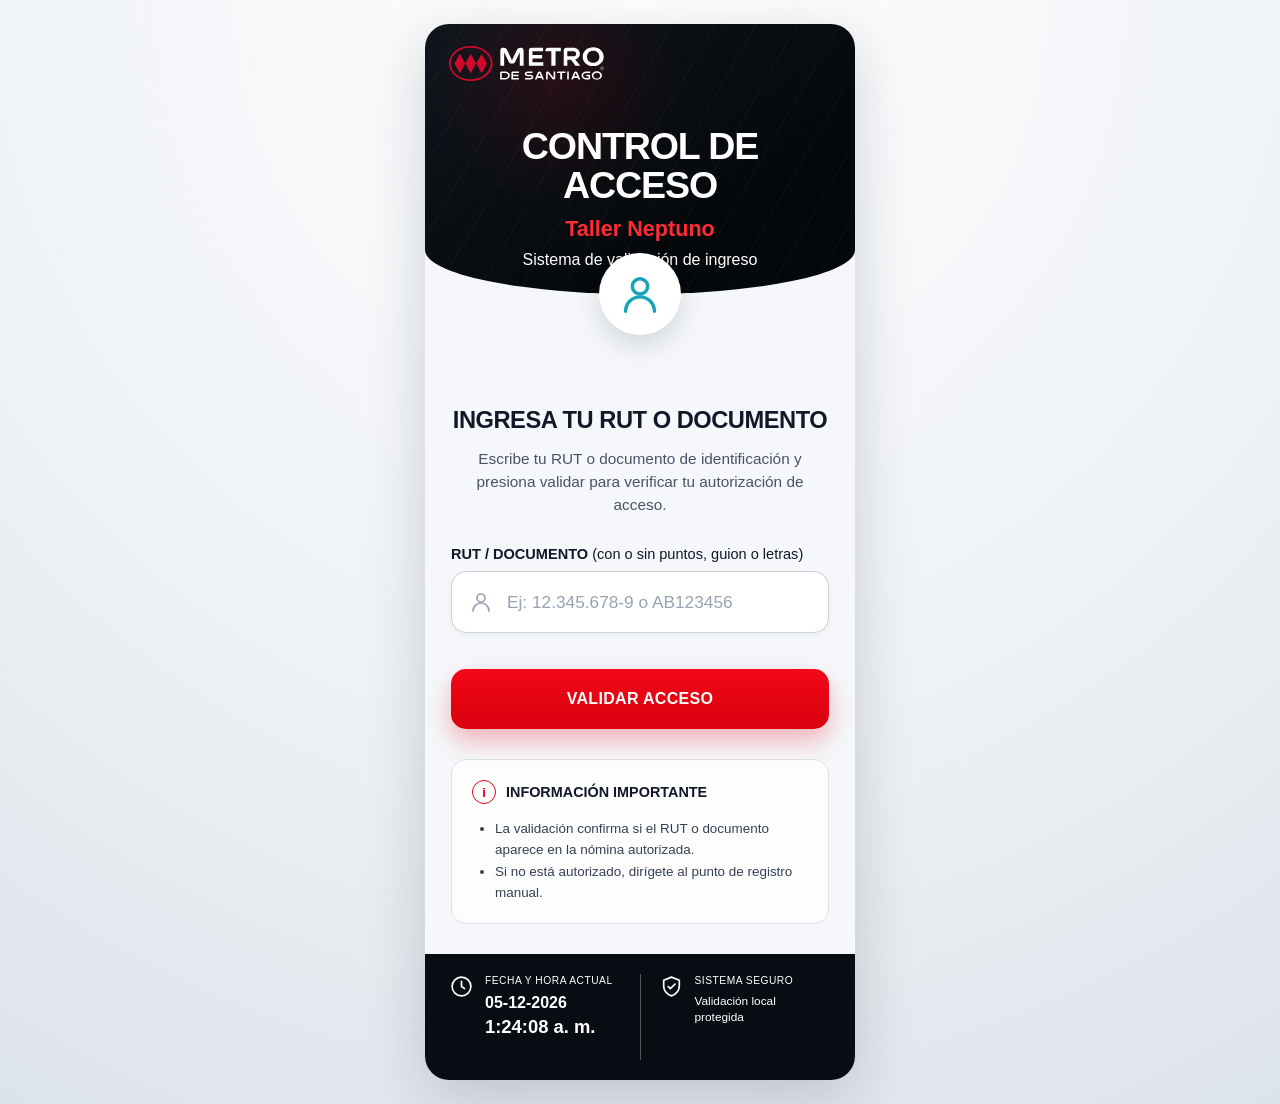
<file: index.html>
<!doctype html>
<html lang="es">
<head>
  <meta charset="utf-8">
  <meta name="viewport" content="width=device-width, initial-scale=1, viewport-fit=cover">
  <meta name="theme-color" content="#080d13">
  <meta name="robots" content="noindex,nofollow">
  <title>Control de Acceso | Taller Neptuno</title>
  <link rel="stylesheet" href="css/style.css">
</head>
<body>
  <main class="app-shell">

    <section id="consulta" class="screen">
      <header class="hero">
        <img src="assets/metro-logo.svg" alt="Metro de Santiago" class="metro-logo">

        <div class="hero-copy">
          <h1>CONTROL DE ACCESO</h1>
          <p class="site-name">Taller Neptuno</p>
          <p class="site-caption">Sistema de validación de ingreso</p>
        </div>
      </header>

      <section class="content">
        <div class="avatar" aria-hidden="true">
          <svg viewBox="0 0 24 24">
            <circle cx="12" cy="8" r="4"></circle>
            <path d="M4.5 21a7.5 7.5 0 0 1 15 0"></path>
          </svg>
        </div>

        <h2>INGRESA TU RUT O DOCUMENTO</h2>
        <p class="instructions">
          Escribe tu RUT o documento de identificación y presiona validar para verificar tu autorización de acceso.
        </p>

        <form id="form-rut" novalidate>
          <label for="rut">RUT / DOCUMENTO <span>(con o sin puntos, guion o letras)</span></label>

          <div class="input-wrap">
            <svg viewBox="0 0 24 24" aria-hidden="true">
              <circle cx="12" cy="8" r="4"></circle>
              <path d="M4 21a8 8 0 0 1 16 0"></path>
            </svg>

            <input
              id="rut"
              name="rut"
              type="text"
              inputmode="text"
              autocomplete="off"
              autocapitalize="characters"
              spellcheck="false"
              placeholder="Ej: 12.345.678-9 o AB123456"
              maxlength="20"
              required
            >
          </div>

          <p id="error" class="error" role="alert" aria-live="polite"></p>

          <button id="validar" type="submit">
            VALIDAR ACCESO
          </button>
        </form>

        <aside class="info-card">
          <div class="info-title">
            <span aria-hidden="true">i</span>
            <strong>INFORMACIÓN IMPORTANTE</strong>
          </div>
          <ul>
            <li>La validación confirma si el RUT o documento aparece en la nómina autorizada.</li>
            <li>Si no está autorizado, dirígete al punto de registro manual.</li>
          </ul>
        </aside>
      </section>

      <footer class="footer-bar">
        <div class="footer-item">
          <svg viewBox="0 0 24 24" aria-hidden="true">
            <circle cx="12" cy="12" r="9"></circle>
            <path d="M12 7v5l3 2"></path>
          </svg>
          <div>
            <p>FECHA Y HORA ACTUAL</p>
            <strong id="footer-date"></strong>
            <time id="footer-time"></time>
          </div>
        </div>

        <div class="footer-divider"></div>

        <div class="footer-item">
          <svg viewBox="0 0 24 24" aria-hidden="true">
            <path d="M12 3 4.5 6v5.5c0 4.5 3 7.8 7.5 9.5 4.5-1.7 7.5-5 7.5-9.5V6L12 3Z"></path>
            <path d="m8.8 12 2.1 2.1 4.5-4.5"></path>
          </svg>
          <div>
            <p>SISTEMA SEGURO</p>
            <span class="footer-copy">Validación local protegida</span>
          </div>
        </div>
      </footer>
    </section>

    <section id="resultado" class="result-screen hidden" aria-live="assertive">
      <header class="result-header">
        <img src="assets/metro-logo.svg" alt="Metro de Santiago" class="result-logo">
        <span>TALLER NEPTUNO</span>
      </header>

      <div class="result-body">
        <div id="estado-icono" class="status-icon"></div>
        <h2 id="estado-titulo"></h2>
        <p id="estado-detalle"></p>

        <div id="comprobante" class="proof hidden">
          <span>CÓDIGO DE VALIDACIÓN</span>
          <strong id="codigo"></strong>
          <time id="hora"></time>
          <small>Cambia automáticamente cada 30 segundos.</small>
        </div>

        <div class="identity-check">
          <strong>VERIFICACIÓN DE IDENTIDAD</strong>

          <div id="datos-persona" class="hidden" style="margin: 14px 0;">
            <p id="persona-nombre" style="font-size: 1.15rem; font-weight: 700; margin: 0 0 4px;"></p>
            <p id="persona-empresa" style="font-size: 1rem; margin: 0;"></p>
          </div>

          <p>El personal de seguridad debe comparar el RUT o documento con la identificación presentada.</p>
          <p id="rut-masked" class="masked"></p>
        </div>

        <button id="otra-consulta" type="button" class="secondary">
          NUEVA CONSULTA
        </button>
      </div>

      <footer class="result-footer">
        <svg viewBox="0 0 24 24" aria-hidden="true">
          <circle cx="12" cy="12" r="9"></circle>
          <path d="M12 7v5l3 2"></path>
        </svg>
        <div>
          <small>FECHA Y HORA ACTUAL</small>
          <strong id="result-clock"></strong>
        </div>
      </footer>
    </section>

  </main>

  <script src="js/app.js" defer></script>
</body>
</html>
</file>
<file: css/style.css>
:root {
  font-family: Inter, "Segoe UI", Arial, sans-serif;
  color: #111827;
  background: #e9edf2;
  --metro: #e30613;
  --metro-dark: #c7000b;
  --navy: #080d13;
  --green: #11893d;
  --red: #c81920;
  --muted: #667085;
  --surface: #f5f7fa;
}

* { box-sizing: border-box; }

html { min-height: 100%; }

body {
  min-height: 100vh;
  margin: 0;
  background: radial-gradient(circle at top, #fff 0, #edf1f5 60%, #dde3ea 100%);
}

button, input { font: inherit; }

.app-shell {
  width: min(100%, 430px);
  min-height: 100vh;
  margin: 0 auto;
  overflow: hidden;
  background: var(--surface);
  box-shadow: 0 16px 60px rgba(16,24,40,.18);
}

.screen {
  min-height: 100vh;
  display: flex;
  flex-direction: column;
}

.hero {
  position: relative;
  height: 270px;
  overflow: hidden;
  color: #fff;
  background:
    repeating-linear-gradient(120deg, transparent 0 34px, rgba(255,255,255,.025) 35px 36px),
    radial-gradient(circle at 30% 20%, rgba(227,6,19,.12), transparent 34%),
    linear-gradient(145deg, #10161d, #05080b 70%);
  border-bottom-left-radius: 50% 44px;
  border-bottom-right-radius: 50% 44px;
}

.metro-logo {
  position: absolute;
  top: 22px;
  left: 24px;
  width: 155px;
  height: auto;
}

.hero-copy {
  position: absolute;
  left: 24px;
  right: 24px;
  top: 103px;
  text-align: center;
}

.hero h1 {
  margin: 0;
  font-size: clamp(1.85rem, 8vw, 2.35rem);
  line-height: 1.04;
  letter-spacing: -.03em;
}

.site-name {
  margin: 11px 0 0;
  color: #ff2b35;
  font-size: 1.35rem;
  font-weight: 800;
}

.site-caption {
  margin: 9px 0 0;
  font-size: 1rem;
}

.content {
  flex: 1;
  padding: 0 26px 30px;
}

.avatar {
  position: relative;
  z-index: 5;
  width: 82px;
  height: 82px;
  margin: -41px auto 72px;
  display: grid;
  place-items: center;
  border-radius: 50%;
  background: #fff;
  box-shadow: 0 10px 28px rgba(16,24,40,.15);
}

.avatar svg {
  width: 46px;
  height: 46px;
  fill: none;
  stroke: #18a3b8;
  stroke-width: 1.8;
  stroke-linecap: round;
  stroke-linejoin: round;
}

.content h2 {
  margin: 0;
  text-align: center;
  font-size: 1.48rem;
  letter-spacing: -.02em;
}

.instructions {
  max-width: 330px;
  margin: 13px auto 30px;
  color: #475467;
  font-size: .96rem;
  line-height: 1.5;
  text-align: center;
}

label {
  display: block;
  margin-bottom: 9px;
  font-size: .91rem;
  font-weight: 800;
}

label span { font-weight: 500; }

.input-wrap {
  height: 62px;
  display: flex;
  align-items: center;
  gap: 12px;
  padding: 0 17px;
  border: 1px solid #cbd2dc;
  border-radius: 15px;
  background: #fff;
  box-shadow: 0 3px 10px rgba(16,24,40,.04);
}

.input-wrap:focus-within {
  border-color: var(--metro);
  box-shadow: 0 0 0 4px rgba(227,6,19,.12);
}

.input-wrap svg {
  width: 24px;
  height: 24px;
  flex: 0 0 auto;
  fill: none;
  stroke: #98a2b3;
  stroke-width: 1.7;
  stroke-linecap: round;
}

input {
  width: 100%;
  border: 0;
  outline: 0;
  color: #101828;
  background: transparent;
  font-size: 1.08rem;
  font-weight: 650;
}

input::placeholder {
  color: #98a2b3;
  font-weight: 500;
}

.error {
  min-height: 22px;
  margin: 7px 2px;
  color: #b42318;
  font-size: .84rem;
  font-weight: 700;
}

#validar,
.secondary {
  width: 100%;
  min-height: 60px;
  border: 0;
  border-radius: 15px;
  padding: 13px 18px;
  cursor: pointer;
  font-weight: 900;
  letter-spacing: .02em;
}

#validar {
  color: #fff;
  background: linear-gradient(180deg, #f20818, #d9000d);
  box-shadow: 0 12px 25px rgba(227,6,19,.28);
}

#validar:active { transform: translateY(1px); }

#validar:disabled {
  opacity: .67;
  cursor: wait;
}

.info-card {
  margin-top: 30px;
  padding: 20px;
  border: 1px solid #dce2e9;
  border-radius: 15px;
  background: rgba(255,255,255,.78);
}

.info-title {
  display: flex;
  align-items: center;
  gap: 10px;
  font-size: .9rem;
}

.info-title span {
  width: 24px;
  height: 24px;
  display: grid;
  place-items: center;
  border: 1.5px solid var(--metro);
  border-radius: 50%;
  color: var(--metro);
  font-size: .82rem;
  font-weight: 800;
}

.info-card ul {
  margin: 14px 0 0;
  padding-left: 23px;
  color: #344054;
  font-size: .84rem;
  line-height: 1.58;
}

.footer-bar {
  min-height: 126px;
  padding: 20px 24px max(20px, env(safe-area-inset-bottom));
  display: grid;
  grid-template-columns: 1fr 1px 1fr;
  gap: 18px;
  color: #fff;
  background: var(--navy);
}

.footer-item {
  display: flex;
  align-items: flex-start;
  gap: 11px;
}

.footer-item svg {
  width: 25px;
  height: 25px;
  flex: 0 0 auto;
  fill: none;
  stroke: #fff;
  stroke-width: 1.6;
  stroke-linecap: round;
  stroke-linejoin: round;
}

.footer-bar p {
  margin: 1px 0 8px;
  font-size: .64rem;
  letter-spacing: .05em;
}

.footer-bar strong,
.footer-bar time {
  display: block;
}

.footer-bar time {
  margin-top: 4px;
  font-size: 1.15rem;
  font-weight: 800;
}

.footer-divider { background: rgba(255,255,255,.3); }

.footer-copy {
  display: block;
  max-width: 105px;
  font-size: .74rem;
  line-height: 1.35;
}

.result-screen {
  min-height: 100vh;
  display: flex;
  flex-direction: column;
  background: #fff;
}

.result-header {
  min-height: 78px;
  padding: 15px 20px;
  display: flex;
  align-items: center;
  justify-content: space-between;
  color: #fff;
  background: var(--navy);
}

.result-header span {
  padding: 8px 12px;
  border-radius: 9px;
  background: var(--metro);
  font-size: .72rem;
  font-weight: 850;
}

.result-logo {
  width: 140px;
  height: auto;
}

.result-body {
  flex: 1;
  padding: 42px 26px 30px;
  text-align: center;
}

.result-screen.authorized .result-body {
  background: linear-gradient(180deg, #ebfff2 0, #fff 42%);
}

.result-screen.denied .result-body {
  background: linear-gradient(180deg, #fff0f0 0, #fff 42%);
}

.status-icon {
  width: 94px;
  height: 94px;
  margin: 0 auto 20px;
  display: grid;
  place-items: center;
  border-radius: 50%;
  color: #fff;
  font-size: 4rem;
  font-weight: 900;
  animation: pop .28s ease-out;
}

.authorized .status-icon { background: var(--green); }
.denied .status-icon { background: var(--red); }

.result-body h2 {
  margin: 0;
  font-size: 2rem;
  line-height: 1.05;
}

.authorized .result-body h2 { color: #087333; }
.denied .result-body h2 { color: #b6171d; }

.result-body > p {
  max-width: 320px;
  margin: 12px auto 23px;
  color: #475467;
  line-height: 1.45;
}

.proof {
  margin: 22px 0;
  padding: 22px 18px;
  border: 1px solid #b9ddc6;
  border-radius: 16px;
  background: rgba(255,255,255,.9);
}

.proof span,
.proof small,
.proof time {
  display: block;
}

.proof span {
  font-size: .72rem;
  font-weight: 850;
  letter-spacing: .08em;
}

.proof strong {
  display: block;
  margin: 10px 0 5px;
  color: var(--green);
  font-size: 3rem;
  letter-spacing: .12em;
}

.proof time { font-weight: 800; }

.proof small {
  margin-top: 8px;
  color: #667085;
}

.identity-check {
  margin: 18px 0 8px;
  padding: 17px;
  border: 1px solid #dce2e9;
  border-radius: 15px;
  background: rgba(255,255,255,.86);
}

.identity-check strong {
  display: block;
  font-size: .78rem;
  letter-spacing: .08em;
}

.identity-check p {
  margin: 8px 0 0;
  color: #344054;
  font-size: .85rem;
  line-height: 1.42;
}

.identity-check .masked {
  color: #101828;
  font-size: 1.18rem;
  font-weight: 900;
}

.secondary {
  margin-top: 15px;
  color: var(--metro);
  border: 1.5px solid var(--metro);
  background: #fff;
}

.result-footer {
  min-height: 96px;
  padding: 20px 24px max(20px, env(safe-area-inset-bottom));
  display: flex;
  align-items: center;
  justify-content: center;
  gap: 12px;
  color: #fff;
  background: var(--navy);
}

.result-footer svg {
  width: 26px;
  height: 26px;
  fill: none;
  stroke: #fff;
  stroke-width: 1.7;
  stroke-linecap: round;
}

.result-footer small,
.result-footer strong {
  display: block;
}

.result-footer small { font-size: .65rem; }

.result-footer strong {
  margin-top: 5px;
  font-size: 1.05rem;
}

.hidden { display: none !important; }

@keyframes pop {
  from { opacity: 0; transform: scale(.7); }
  to { opacity: 1; transform: scale(1); }
}

@media (min-width: 520px) {
  body { padding: 24px 0; }

  .app-shell {
    min-height: calc(100vh - 48px);
    border-radius: 24px;
  }

  .screen,
  .result-screen {
    min-height: calc(100vh - 48px);
  }
}
</file>
